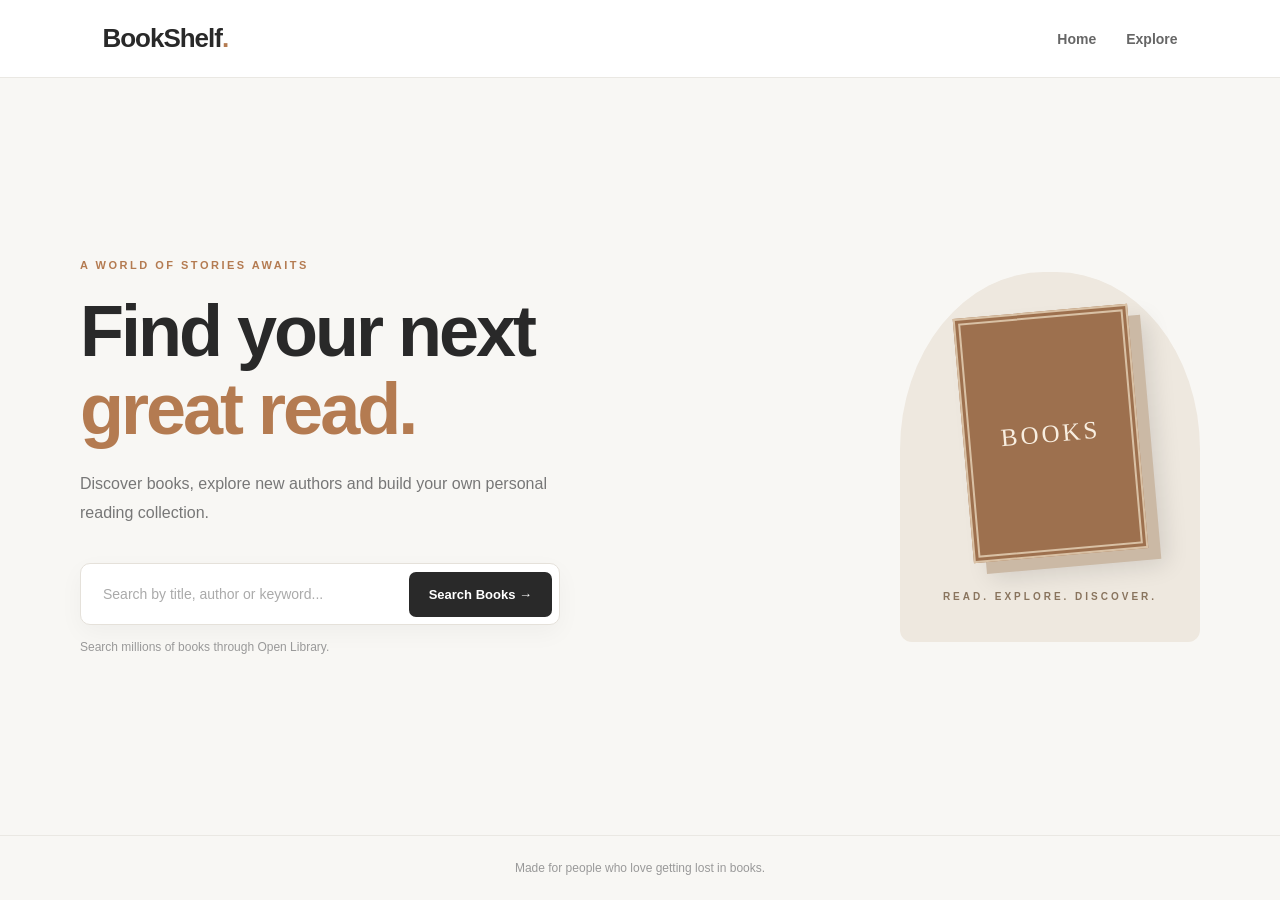
<file: index.html>
<!DOCTYPE html>
<html lang="en">
<head>
    <meta charset="UTF-8">
    <meta name="viewport" content="width=device-width, initial-scale=1.0">

    <title>BookShelf - Discover Books</title>

    <link rel="stylesheet" href="/css/style.css">
    <script src="/js/app.js" defer></script>
</head>

<body>

    <header class="top-header">
        <a href="index.html" class="logo">BookShelf<span>.</span></a>

        <nav>
            <a href="index.html">Home</a>
            <a href="results.html">Explore</a>
        </nav>
    </header>

    <main class="hero">

        <div class="hero-content">

            <p class="eyebrow">A WORLD OF STORIES AWAITS</p>

            <h1>
                Find your next<br>
                <span>great read.</span>
            </h1>

            <p class="hero-description">
                Discover books, explore new authors and build
                your own personal reading collection.
            </p>

            <div id="search_bar">
                <form id="search_form" action="">

                    <input
                        id="search_inp"
                        class="search_input"
                        type="text"
                        placeholder="Search by title, author or keyword..."
                        required
                    >

                    <button type="submit" class="search_btn">
                        Search Books →
                    </button>

                </form>
            </div>

            <p class="search-hint">
                Search millions of books through Open Library.
            </p>

        </div>

        <div class="hero-decoration">
            <div class="book-illustration">BOOKS</div>
            <span class="decoration-text">READ. EXPLORE. DISCOVER.</span>
        </div>

    </main>

    <footer>
        <p>Made for people who love getting lost in books.</p>
    </footer>

</body>
</html>
</file>
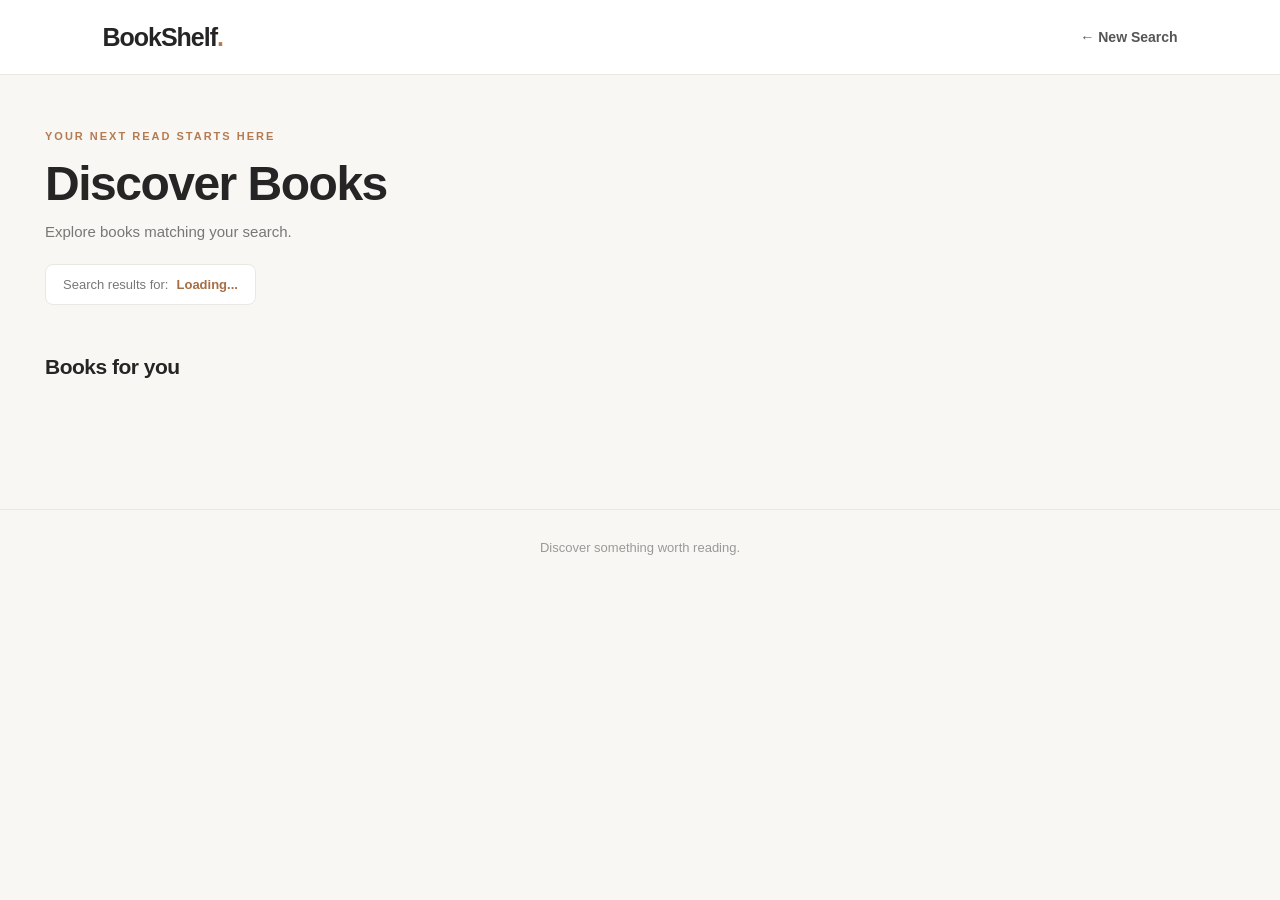
<file: results.html>
<!doctype html>
<html lang="en">
  <head>
    <meta charset="UTF-8" />
    <meta name="viewport" content="width=device-width, initial-scale=1.0" />
    <title>Book Search Results</title>

    <link rel="stylesheet" href="/css/results.css" />
    <script src="js/results.js" defer></script>
  </head>

  <body>
    <header class="top-header">
      <a href="index.html" class="logo">BookShelf<span>.</span></a>
      <a href="index.html" class="back-link">← New Search</a>
    </header>

    <main class="page-container">
      <section class="results-heading">
        <p class="eyebrow">YOUR NEXT READ STARTS HERE</p>
        <h1>Discover Books</h1>
        <p class="subtitle">Explore books matching your search.</p>

        <div class="search-summary">
          <span>Search results for:</span>
          <strong id="search-query">Loading...</strong>
        </div>
      </section>

      <section class="books-section">
        <div class="section-heading">
          <h2>Books for you</h2>
          <span id="result-count"></span>
        </div>

        <div id="results" class="book-grid"></div>
      </section>
    </main>

    <footer>
      <p>Discover something worth reading.</p>
    </footer>
  </body>
</html>
</file>
<file: css/style.css>
/* Reset */
* {
  margin: 0;
  padding: 0;
  box-sizing: border-box;
}

body {
  font-family: Arial, sans-serif;
  background: #f8f7f4;
  color: #292929;
  min-height: 100vh;
  display: flex;
  flex-direction: column;
}

/* Header */
.top-header {
  height: 78px;
  padding: 0 8%;
  display: flex;
  justify-content: space-between;
  align-items: center;
  background: #ffffff;
  border-bottom: 1px solid #eae8e3;
}

.logo {
  font-size: 26px;
  font-weight: 800;
  letter-spacing: -1px;
  color: #292929;
  text-decoration: none;
}

.logo span {
  color: #b47b51;
}

nav {
  display: flex;
  gap: 30px;
}

nav a {
  text-decoration: none;
  color: #666;
  font-size: 14px;
  font-weight: 600;
  transition: color 0.2s;
}

nav a:hover {
  color: #b47b51;
}

/* Hero section */
.hero {
  flex: 1;
  max-width: 1200px;
  width: 100%;
  margin: auto;
  padding: 80px 40px;
  display: flex;
  align-items: center;
  justify-content: space-between;
  gap: 50px;
}

.hero-content {
  max-width: 620px;
}

.eyebrow {
  color: #b47b51;
  font-size: 11px;
  font-weight: 700;
  letter-spacing: 2.5px;
  margin-bottom: 22px;
}

.hero h1 {
  font-size: clamp(45px, 6vw, 72px);
  line-height: 1.08;
  letter-spacing: -3px;
  margin-bottom: 22px;
}

.hero h1 span {
  color: #b47b51;
}

.hero-description {
  color: #777;
  font-size: 16px;
  line-height: 1.8;
  max-width: 480px;
  margin-bottom: 35px;
}

/* Search form */
#search_bar {
  width: 100%;
}

#search_form {
  display: flex;
  align-items: center;
  background: #ffffff;
  padding: 7px;
  border: 1px solid #e5e1da;
  border-radius: 10px;
  box-shadow: 0 8px 25px rgba(0, 0, 0, 0.04);
}

.search_input {
  flex: 1;
  min-width: 0;
  padding: 15px;
  border: none;
  outline: none;
  background: transparent;
  font-size: 14px;
  color: #292929;
}

.search_input::placeholder {
  color: #aaa;
}

.search_btn {
  padding: 15px 20px;
  border: none;
  border-radius: 7px;
  background: #292929;
  color: #ffffff;
  font-size: 13px;
  font-weight: 600;
  cursor: pointer;
  transition: background 0.25s;
}

.search_btn:hover {
  background: #a66e44;
}

.search-hint {
  color: #999;
  font-size: 12px;
  margin-top: 15px;
}

/* Decorative book */
.hero-decoration {
  width: 300px;
  height: 370px;
  flex-shrink: 0;
  display: flex;
  flex-direction: column;
  justify-content: center;
  align-items: center;
  background: #eee8df;
  border-radius: 48% 48% 12px 12px;
  position: relative;
}

.book-illustration {
  width: 175px;
  height: 245px;
  background: #9d704e;
  color: #f8eee0;
  border: 7px double #d9c1a5;
  box-shadow:
    12px 12px 0 #cbb9a5,
    17px 17px 25px rgba(0, 0, 0, 0.12);
  display: flex;
  justify-content: center;
  align-items: center;
  font-family: Georgia, serif;
  font-size: 25px;
  letter-spacing: 3px;
  transform: rotate(-5deg);
}

.decoration-text {
  margin-top: 35px;
  font-size: 10px;
  letter-spacing: 3px;
  color: #89745e;
  font-weight: 700;
}

/* Footer */
footer {
  text-align: center;
  padding: 25px;
  border-top: 1px solid #eae8e3;
  color: #999;
  font-size: 12px;
}

/* Responsive */
@media (max-width: 800px) {
  .hero {
    justify-content: center;
    text-align: center;
    padding: 65px 25px;
  }

  .hero-content {
    max-width: 600px;
  }

  .hero-description {
    margin-left: auto;
    margin-right: auto;
  }

  .hero-decoration {
    display: none;
  }
}

@media (max-width: 500px) {
  .top-header {
    height: 65px;
    padding: 0 20px;
  }

  nav {
    gap: 15px;
  }

  .hero {
    padding: 55px 18px;
  }

  .hero h1 {
    letter-spacing: -2px;
  }

  #search_form {
    flex-direction: column;
    gap: 8px;
    padding: 10px;
  }

  .search_input {
    width: 100%;
  }

  .search_btn {
    width: 100%;
  }
}
</file>
<file: css/results.css>
/* General reset */
* {
  margin: 0;
  padding: 0;
  box-sizing: border-box;
}

body {
  font-family: Arial, sans-serif;
  background: #f8f7f4;
  color: #252525;
  min-height: 100vh;
}

/* Header */
.top-header {
  height: 75px;
  padding: 0 8%;
  display: flex;
  justify-content: space-between;
  align-items: center;
  background: #ffffff;
  border-bottom: 1px solid #eae8e3;
}

.logo {
  font-size: 25px;
  font-weight: 800;
  color: #252525;
  text-decoration: none;
  letter-spacing: -1px;
}

.logo span {
  color: #b47b51;
}

.back-link {
  text-decoration: none;
  color: #555;
  font-size: 14px;
  font-weight: 600;
  transition: color 0.2s;
}

.back-link:hover {
  color: #b47b51;
}

/* Main container */
.page-container {
  max-width: 1250px;
  margin: auto;
  padding: 55px 30px;
}

/* Heading */
.results-heading {
  margin-bottom: 50px;
}

.eyebrow {
  color: #b47b51;
  font-size: 11px;
  font-weight: 700;
  letter-spacing: 2px;
  margin-bottom: 14px;
}

.results-heading h1 {
  font-size: clamp(32px, 5vw, 48px);
  letter-spacing: -1.5px;
  margin-bottom: 12px;
}

.subtitle {
  color: #777;
  font-size: 15px;
}

.search-summary {
  display: inline-flex;
  flex-wrap: wrap;
  gap: 8px;
  align-items: center;
  margin-top: 24px;
  padding: 12px 17px;
  background: #ffffff;
  border: 1px solid #eae8e3;
  border-radius: 8px;
  font-size: 13px;
}

.search-summary span {
  color: #777;
}

.search-summary strong {
  color: #a66e44;
}

/* Books section */
.books-section {
  margin-top: 20px;
}

.section-heading {
  display: flex;
  justify-content: space-between;
  align-items: center;
  margin-bottom: 25px;
}

.section-heading h2 {
  font-size: 21px;
  letter-spacing: -0.5px;
}

#result-count {
  font-size: 13px;
  color: #888;
}

/* Book grid */
.book-grid {
  display: grid;
  grid-template-columns: repeat(auto-fill, minmax(190px, 1fr));
  gap: 25px;
}

/* Individual book card */
.book-card {
  background: #ffffff;
  border: 1px solid #eae8e3;
  border-radius: 12px;
  padding: 18px;
  display: flex;
  flex-direction: column;
  align-items: center;
  text-align: center;
  transition:
    transform 0.25s ease,
    box-shadow 0.25s ease;
}

.book-card:hover {
  transform: translateY(-5px);
  box-shadow: 0 12px 28px rgba(0, 0, 0, 0.07);
}

/* Cover */
.book-card img {
  width: 130px;
  height: 190px;
  object-fit: cover;
  border-radius: 5px;
  background: #f0eee9;
  margin-bottom: 18px;
  box-shadow: 0 5px 12px rgba(0, 0, 0, 0.1);
}

.book-card h3 {
  width: 100%;
  font-size: 16px;
  line-height: 1.5;
  color: #292929;
  margin-bottom: 9px;
}

.book-card p {
  font-size: 13px;
  color: #858585;
  line-height: 1.5;
  margin: 3px 0;
}

/* Footer */
footer {
  text-align: center;
  padding: 30px 15px;
  color: #999;
  font-size: 13px;
  border-top: 1px solid #eae8e3;
  margin-top: 50px;
}
/* Add to Library Button */
.add-library-btn {
  width: 100%;
  margin-top: 18px;
  padding: 11px 12px;

  background-color: #292929;
  color: #ffffff;

  border: none;
  border-radius: 7px;

  font-size: 13px;
  font-weight: 600;

  cursor: pointer;
  transition: all 0.25s ease;
}

.add-library-btn:hover {
  background-color: #a66e44;
  transform: translateY(-2px);
}

.add-library-btn:active {
  transform: translateY(0);
}
/* Responsive */
@media (max-width: 600px) {
  .top-header {
    padding: 0 20px;
    height: 65px;
  }

  .page-container {
    padding: 35px 18px;
  }

  .results-heading {
    margin-bottom: 35px;
  }

  .book-grid {
    grid-template-columns: repeat(2, minmax(0, 1fr));
    gap: 13px;
  }

  .book-card {
    padding: 12px;
  }

  .book-card img {
    width: 105px;
    height: 155px;
  }

  .book-card h3 {
    font-size: 14px;
  }
}
</file>
